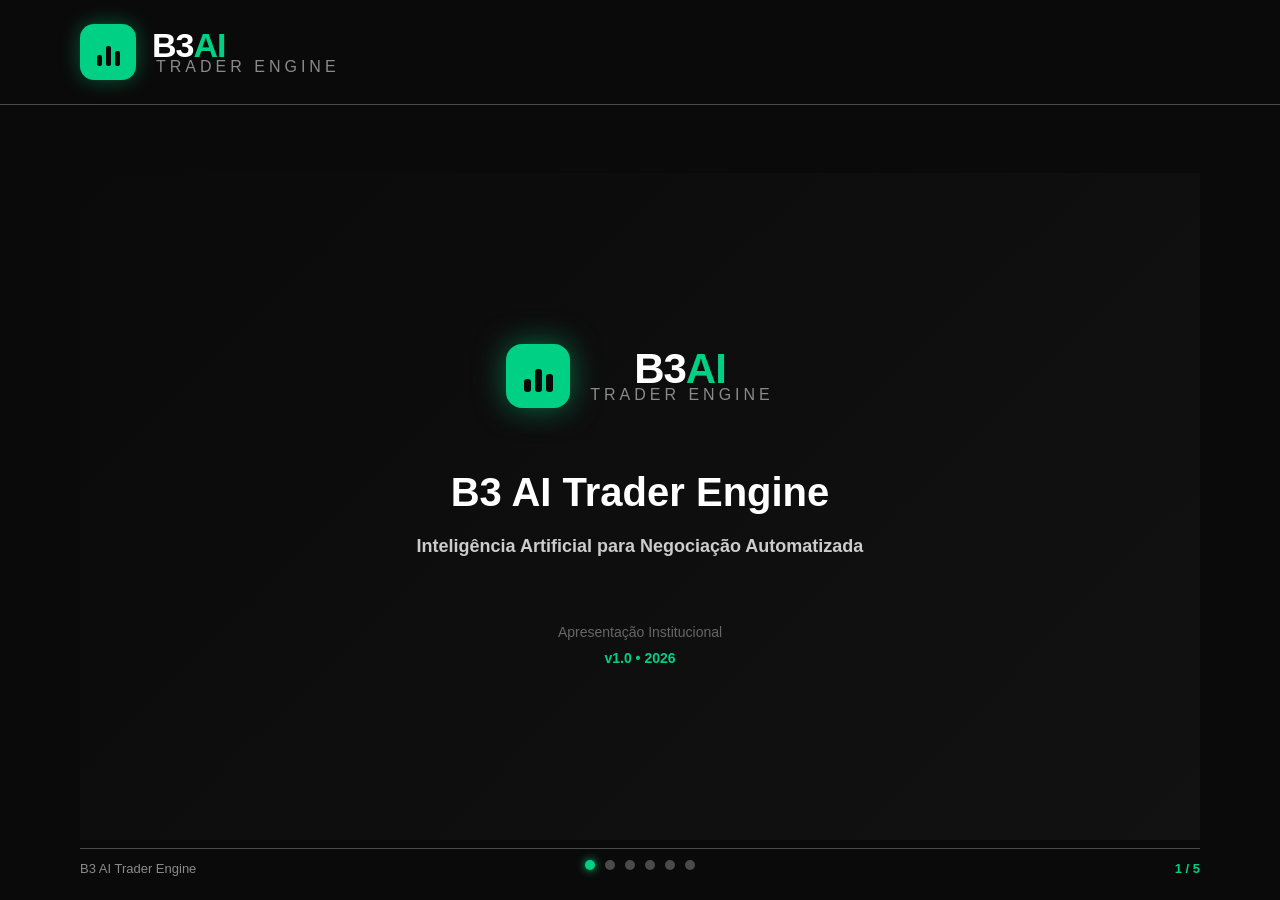
<file: apresentacao.html>
<!DOCTYPE html>
<html lang="pt-BR">
<head>
    <meta charset="UTF-8">
    <meta name="viewport" content="width=device-width, initial-scale=1.0">
    <title>B3 AI Trader Engine - Apresentação</title>
    <style>
        * {
            box-sizing: border-box;
            margin: 0;
            padding: 0;
        }

        :root {
            --bg: #0a0a0a;
            --panel: #121212;
            --green: #00d084;
            --green-dark: #00a86a;
            --white: #ffffff;
            --gray: #8a8a8a;
            --gray-light: #4a4a4a;
            --accent: #667eea;
        }

        body {
            background: var(--bg);
            color: var(--white);
            font-family: 'Segoe UI', Roboto, Helvetica, Arial, sans-serif;
            height: 100vh;
            overflow: hidden;
            display: flex;
            flex-direction: column;
        }

        /* ============ LOGO ============ */
        .logo {
            display: flex;
            align-items: center;
            gap: 16px;
            margin-bottom: 8px;
        }

        .logo-icon {
            width: 56px;
            height: 56px;
            background: var(--green);
            border-radius: 14px;
            display: flex;
            align-items: center;
            justify-content: center;
            box-shadow: 0 0 20px rgba(0, 208, 132, 0.4);
        }

        .logo-bars {
            display: flex;
            gap: 4px;
            height: 28px;
            align-items: flex-end;
        }

        .bar {
            width: 5px;
            background: var(--bg);
            border-radius: 2px;
        }

        .bar-1 { height: 40%; animation: pulse 1.2s ease-in-out infinite; }
        .bar-2 { height: 70%; animation: pulse 1.2s ease-in-out infinite 0.2s; }
        .bar-3 { height: 55%; animation: pulse 1.2s ease-in-out infinite 0.4s; }

        @keyframes pulse {
            0%, 100% { opacity: 1; transform: scaleY(1); }
            50% { opacity: 0.6; transform: scaleY(0.8); }
        }

        .logo-text {
            font-size: 34px;
            font-weight: 800;
            letter-spacing: -1px;
            line-height: 1;
        }

        .logo-text span.b3 {
            color: var(--white);
        }

        .logo-text span.ai {
            color: var(--green);
        }

        .logo-subtitle {
            font-size: 16px;
            letter-spacing: 4px;
            text-transform: uppercase;
            color: var(--gray);
            margin-top: -4px;
            margin-left: 4px;
        }

        /* ============ SLIDES ============ */
        .slides {
            flex: 1;
            position: relative;
            display: flex;
        }

        .slide {
            position: absolute;
            top: 0;
            left: 0;
            width: 100%;
            height: 100%;
            padding: 60px 80px;
            display: none;
            flex-direction: column;
            justify-content: center;
            transition: all 0.5s ease;
            background: var(--bg);
        }

        .slide.active {
            display: flex;
        }

        .slide h1,
        .slide h2,
        .slide h3 {
            font-weight: 700;
            line-height: 1.2;
        }

        .slide h1 { font-size: 48px; margin-bottom: 16px; }
        .slide h2 { font-size: 36px; margin-bottom: 24px; }
        .slide h3 { font-size: 24px; margin-bottom: 16px; }

        .slide p {
            font-size: 18px;
            line-height: 1.6;
            color: #ccc;
            max-width: 700px;
        }

        /* Slide título */
        .slide-titulo {
            justify-content: center;
            align-items: center;
            text-align: center;
            background: linear-gradient(135deg, #0a0a0a 0%, #121212 100%);
        }

        .slide-titulo .logo {
            justify-content: center;
            margin-bottom: 40px;
        }

        .slide-titulo .logo-icon {
            width: 80px;
            height: 80px;
            border-radius: 20px;
        }

        .slide-titulo .logo-bars { height: 42px; }
        .slide-titulo .bar { width: 7px; border-radius: 3px; }

        .slide-titulo .logo-text { font-size: 52px; }
        .slide-titulo .logo-subtitle { font-size: 20px; letter-spacing: 6px; }

        .slide-titulo h1 {
            font-size: 40px;
            color: var(--white);
            margin-bottom: 8px;
        }

        .slide-titulo p.subtitle {
            font-size: 20px;
            color: var(--green);
            font-weight: 600;
            margin-bottom: 40px;
        }

        /* Slide conteúdo com cards */
        .cards {
            display: grid;
            grid-template-columns: repeat(auto-fit, minmax(220px, 1fr));
            gap: 24px;
            margin-top: 30px;
            width: 100%;
        }

        .card {
            background: var(--panel);
            padding: 24px;
            border-radius: 12px;
            border: 1px solid var(--gray-light);
            transition: transform 0.3s, border-color 0.3s;
        }

        .card:hover {
            transform: translateY(-4px);
            border-color: var(--green);
        }

        .card h4 {
            font-size: 18px;
            margin-bottom: 10px;
            color: var(--green);
        }

        .card p {
            font-size: 15px;
            color: #aaa;
            line-height: 1.5;
        }

        /* Lista */
        ul.lista {
            list-style: none;
            margin-top: 20px;
        }

        ul.lista li {
            font-size: 17px;
            margin-bottom: 14px;
            padding-left: 28px;
            position: relative;
            color: #ddd;
        }

        ul.lista li::before {
            content: '';
            position: absolute;
            left: 0;
            top: 6px;
            width: 12px;
            height: 12px;
            background: var(--green);
            border-radius: 50%;
        }

        /* Destaque */
        .destaque {
            font-size: 20px;
            color: var(--green);
            font-weight: 700;
            margin: 20px 0;
            padding-left: 16px;
            border-left: 4px solid var(--green);
        }

        /* Rodapé */
        .footer {
            position: absolute;
            bottom: 24px;
            left: 80px;
            right: 80px;
            display: flex;
            justify-content: space-between;
            align-items: center;
            font-size: 13px;
            color: var(--gray);
            border-top: 1px solid var(--gray-light);
            padding-top: 12px;
        }

        .slide-num {
            font-weight: 600;
            color: var(--green);
        }

        /* Navegação */
        .nav {
            position: fixed;
            bottom: 30px;
            left: 50%;
            transform: translateX(-50%);
            display: flex;
            gap: 10px;
            z-index: 100;
        }

        .nav-btn {
            width: 10px;
            height: 10px;
            border-radius: 50%;
            background: var(--gray-light);
            cursor: pointer;
            transition: background 0.3s;
            border: none;
        }

        .nav-btn.active {
            background: var(--green);
            box-shadow: 0 0 8px var(--green);
        }

        .nav-btn:hover {
            background: var(--green);
        }

        /* ============ SLIDE 1: TÍTULO ============ */
        .slide-titulo {
            justify-content: center;
            align-items: center;
            text-align: center;
            height: 100%;
            padding: 0 80px;
            display: flex;
            flex-direction: column;
        }

        .logo-topo {
            display: flex;
            align-items: center;
            gap: 16px;
            justify-content: center;
            margin-bottom: 60px;
        }

        .logo-topo .logo-icon {
            width: 64px;
            height: 64px;
            border-radius: 16px;
            box-shadow: 0 0 30px rgba(0, 208, 132, 0.5);
        }

        .logo-topo .logo-bars { height: 32px; }
        .logo-topo .bar { width: 7px; border-radius: 3px; }

        .logo-topo .logo-text { font-size: 42px; }
        .logo-topo .logo-subtitle { font-size: 16px; letter-spacing: 4px; margin-top: -4px; }

        .slide-titulo h1 {
            font-size: 40px;
            color: var(--white);
            margin-bottom: 16px;
            font-weight: 800;
        }

        .subtitle-esq {
            font-size: 18px;
            color: var(--green);
            font-weight: 600;
            text-align: center;
            margin-bottom: 60px;
            max-width: 700px;
            align-self: center;
        }

        .rodape-inst {
            font-size: 14px;
            color: #666;
            text-align: center;
            line-height: 1.6;
        }

        .rodape-inst .versao {
            color: var(--green);
            font-weight: 600;
            margin-top: 4px;
            display: block;
        }

        /* ============ SLIDE 5: CONTATO ============ */
        .slide5-content {
            height: 100%;
            display: flex;
            flex-direction: column;
        }

        .logo-top {
            display: flex;
            align-items: center;
            gap: 16px;
            margin-bottom: 60px;
        }

        .logo-top .logo-icon {
            width: 48px;
            height: 48px;
            border-radius: 12px;
        }

        .logo-top .logo-bars { height: 24px; }
        .logo-top .bar { width: 5px; border-radius: 2px; }

        .logo-top .logo-text { font-size: 28px; }
        .logo-top .logo-subtitle { font-size: 14px; letter-spacing: 3px; margin-top: -2px; }

        .texto-contato {
            flex: 1;
            display: flex;
            flex-direction: column;
            justify-content: center;
        }

        .texto-contato h2 {
            font-size: 40px;
            margin-bottom: 16px;
            color: var(--white);
        }

        .texto-contato p {
            font-size: 18px;
            color: #aaa;
            max-width: 600px;
        }

        .contato-cards {
            display: flex;
            gap: 32px;
            margin: 40px 0 60px 0;
        }

        .contato-card {
            display: flex;
            align-items: center;
            gap: 16px;
            background: var(--panel);
            padding: 20px 28px;
            border-radius: 12px;
            border: 1px solid var(--gray-light);
            min-width: 260px;
            transition: transform 0.3s, border-color 0.3s;
        }

        .contato-card:hover {
            transform: translateY(-4px);
            border-color: var(--green);
        }

        .contato-icone {
            font-size: 24px;
            flex-shrink: 0;
        }

        .contato-label {
            font-size: 14px;
            color: var(--gray);
            text-transform: uppercase;
            letter-spacing: 1px;
            display: block;
            margin-bottom: 4px;
        }

        .contato-valor {
            font-size: 17px;
            color: var(--white);
            font-weight: 600;
        }

        .slide5-footer {
            font-size: 13px;
            color: var(--gray);
            margin-top: auto;
            padding-top: 20px;
            border-top: 1px solid var(--gray-light);
        }

        /* ============ SLIDE 5: IDENTIDADE VISUAL ============ */
        .slide-identidade {
            height: 100%;
            display: flex;
            flex-direction: column;
            align-items: center;
            justify-content: center;
            padding: 40px 80px;
            position: relative;
            text-align: center;
        }

        .logo-central {
            display: flex;
            flex-direction: column;
            align-items: center;
            margin-bottom: 40px;
        }

        .logo-central .logo-icon {
            width: 40px;
            height: 40px;
            border-radius: 10px;
            margin-bottom: 8px;
            box-shadow: 0 0 20px rgba(0, 208, 132, 0.4);
        }

        .logo-central .logo-bars { height: 22px; }
        .logo-central .bar { width: 6px; border-radius: 3px; }

        .logo-central .logo-text { font-size: 24px; margin-bottom: 2px; }
        .logo-central .logo-subtitle { font-size: 11px; letter-spacing: 2px; }

        .slide-identidade h2 {
            font-size: 36px;
            margin: 0 0 12px 0;
            color: var(--white);
            font-weight: 800;
        }

        .sub-identidade {
            font-size: 15px;
            color: #aaa;
            text-align: center;
            margin-bottom: 50px;
        }

        .paleta-grid {
            display: grid;
            grid-template-columns: repeat(4, 1fr);
            gap: 24px;
            max-width: 900px;
            width: 100%;
            margin: 0 auto 50px auto;
        }

        .cor-card {
            background: #121212;
            padding: 20px 16px;
            border-radius: 12px;
            border: 1px solid #2a2a2a;
            display: flex;
            flex-direction: column;
            align-items: center;
            text-align: center;
            transition: border-color 0.3s;
        }

        .cor-card:hover {
            border-color: var(--green);
        }

        .cor-amostra {
            width: 56px;
            height: 56px;
            border-radius: 10px;
            margin-bottom: 16px;
            box-shadow: 0 0 15px rgba(0, 0, 0, 0.4);
        }

        .cor-nome {
            font-size: 14px;
            font-weight: 600;
            color: var(--white);
            margin-bottom: 6px;
        }

        .cor-codigo {
            font-size: 12px;
            color: var(--green);
            font-family: 'Courier New', monospace;
        }

        .uso-cores {
            display: flex;
            gap: 24px;
            justify-content: center;
            margin-top: auto;
        }

        .chip-uso {
            display: flex;
            align-items: center;
            gap: 8px;
        }

        .chip-dot {
            width: 10px;
            height: 10px;
            border-radius: 50%;
        }

        .chip-texto {
            font-size: 14px;
            color: #aaa;
            font-weight: 500;
        }

        @media (max-width: 768px) {

        /* Responsivo */
        @media (max-width: 768px) {
            .slide { padding: 40px 24px; }
            .footer { left: 24px; right: 24px; font-size: 11px; }
            .slide h1 { font-size: 32px; }
            .slide h2 { font-size: 26px; }
            .cards { grid-template-columns: 1fr; }
        }
    </style>
</head>
<body>

    <!-- Logo fixa no topo -->
    <div class="logo" style="padding: 24px 80px; border-bottom: 1px solid var(--gray-light); z-index: 50; background: rgba(10,10,10,0.95);">
        <div class="logo-icon">
            <div class="logo-bars">
                <div class="bar bar-1"></div>
                <div class="bar bar-2"></div>
                <div class="bar bar-3"></div>
            </div>
        </div>
        <div>
            <div class="logo-text"><span class="b3">B3</span><span class="ai">AI</span></div>
            <div class="logo-subtitle">TRADER ENGINE</div>
        </div>
    </div>

    <div class="slides">

        <!-- Slide 1: Título -->
        <div class="slide active" id="slide1">
            <div class="slide-titulo">
                <!-- Logo topo centralizada -->
                <div class="logo-topo">
                    <div class="logo-icon">
                        <div class="logo-bars">
                            <div class="bar bar-1"></div>
                            <div class="bar bar-2"></div>
                            <div class="bar bar-3"></div>
                        </div>
                    </div>
                    <div>
                        <div class="logo-text"><span class="b3">B3</span><span class="ai">AI</span></div>
                        <div class="logo-subtitle">TRADER ENGINE</div>
                    </div>
                </div>

                <!-- Título principal -->
                <h1>B3 AI Trader Engine</h1>

                <!-- Subtitle verde à esquerda -->
                <p class="subtitle-esq">Inteligência Artificial para Negociação Automatizada</p>

                <!-- Rodapé institucional -->
                <div class="rodape-inst">
                    <span>Apresentação Institucional</span><br>
                    <span class="versao">v1.0 • 2026</span>
                </div>
            </div>
        </div>

        <!-- Slide 2: O que é -->
        <div class="slide" id="slide2">
            <h2>O que é o B3 AI Trader Engine?</h2>
            <p>
                O <strong>B3 AI Trader Engine</strong> é uma plataforma de inteligência artificial desenvolvida para análise de mercado e execução automatizada de operações na Bolsa de Valores (B3).
            </p>
            <div class="destaque">Análise preditiva + Execução em tempo real</div>
            <ul class="lista">
                <li>Processamento de milhares de ativos simultaneamente</li>
                <li>Sinais de compra e venda gerados por IA</li>
                <li>Execução automática de ordens com gestão de risco</li>
                <li>Dashboard com desempenho em tempo real</li>
            </ul>
        </div>

        <!-- Slide 3: Como funciona -->
        <div class="slide" id="slide3">
            <h2>Como Funciona</h2>
            <div class="cards">
                <div class="card">
                    <h4>1. Coleta</h4>
                    <p>Coleta de dados de mercado, book de ofertas e notícias em tempo real.</p>
                </div>
                <div class="card">
                    <h4>2. Análise IA</h4>
                    <p>Modelos de machine learning identificam padrões e oportunidades.</p>
                </div>
                <div class="card">
                    <h4>3. Sinal</h4>
                    <p>Geração de sinais de operação com nível de confiança.</p>
                </div>
                <div class="card">
                    <h4>4. Execução</h4>
                    <p>Envio automático de ordens para a B3 com gestão de risco.</p>
                </div>
            </div>
        </div>

        <!-- Slide 4: Benefícios -->
        <div class="slide" id="slide4">
            <h2>Principais Benefícios</h2>
            <ul class="lista">
                <li><strong>Velocidade:</strong> Execução em milissegundos</li>
                <li><strong>Precisão:</strong> Redução de erros humanos</li>
                <li><strong>Disponibilidade:</strong> Operação 24h por dia</li>
                <li><strong>Gestão de Risco:</strong> Stop-loss e take-profit automáticos</li>
                <li><strong>Transparência:</strong> Relatórios detalhados de performance</li>
            </ul>
            <div style="margin-top: 40px; font-size: 20px; color: var(--green); font-weight: 700;">
                Mais assertividade nas suas decisões de investimento.
            </div>
        </div>

        <!-- Slide 5: Identidade Visual / Paleta de Cores -->
        <div class="slide" id="slide5">
            <div class="slide-identidade">
                <!-- Logo topo central -->
                <div class="logo-central">
                    <div class="logo-icon" style="width: 40px; height: 40px; border-radius: 10px; margin-bottom: 8px;">
                        <div class="logo-bars" style="height: 20px;">
                            <div class="bar bar-1"></div>
                            <div class="bar bar-2"></div>
                            <div class="bar bar-3"></div>
                        </div>
                    </div>
                    <div style="text-align: center;">
                        <div class="logo-text" style="font-size: 24px;"><span class="b3">B3</span><span class="ai">AI</span></div>
                        <div class="logo-subtitle" style="font-size: 12px; letter-spacing: 2px;">TRADER ENGINE</div>
                    </div>
                </div>

                <h2>Identidade Visual</h2>
                <p class="sub-identidade">Paleta de cores oficiais da marca B3 AI Trader Engine.</p>

                <div class="paleta-grid">
                    <div class="cor-card">
                        <div class="cor-amostra" style="background: #0a0a0a;"></div>
                        <div class="cor-nome">Fundo / Preto</div>
                        <div class="cor-codigo">#0a0a0a</div>
                    </div>
                    <div class="cor-card">
                        <div class="cor-amostra" style="background: #00d084;"></div>
                        <div class="cor-nome">Verde Principal</div>
                        <div class="cor-codigo">#00d084</div>
                    </div>
                    <div class="cor-card">
                        <div class="cor-amostra" style="background: #00a86a;"></div>
                        <div class="cor-nome">Verde Escuro</div>
                        <div class="cor-codigo">#00a86a</div>
                    </div>
                    <div class="cor-card">
                        <div class="cor-amostra" style="background: #ffffff;"></div>
                        <div class="cor-nome">Texto / Branco</div>
                        <div class="cor-codigo">#ffffff</div>
                    </div>
                    <div class="cor-card">
                        <div class="cor-amostra" style="background: #8a8a8a;"></div>
                        <div class="cor-nome">Cinza Claro</div>
                        <div class="cor-codigo">#8a8a8a</div>
                    </div>
                    <div class="cor-card">
                        <div class="cor-amostra" style="background: #4a4a4a;"></div>
                        <div class="cor-nome">Bordas / Cinza Médio</div>
                        <div class="cor-codigo">#4a4a4a</div>
                    </div>
                </div>

                <div class="uso-cores">
                    <div class="chip-uso">
                        <div class="chip-dot" style="background: #00d084;"></div>
                        <div class="chip-texto">Uso do Verde Principal</div>
                    </div>
                    <div class="chip-uso">
                        <div class="chip-dot" style="background: #ffffff;"></div>
                        <div class="chip-texto">Uso do Branco</div>
                    </div>
                    <div class="chip-uso">
                        <div class="chip-dot" style="background: #8a8a8a;"></div>
                        <div class="chip-texto">Uso dos Cinzas</div>
                    </div>
                </div>
            </div>
        </div>

        <!-- Slide 6: Contato (era o 5) -->
        <div class="slide" id="slide6">
            <div class="slide5-content">
                <!-- Texto -->
                <div class="texto-contato">
                    <h2>Fale Conosco</h2>
                    <p>Quer saber mais sobre a plataforma? Entre em contato com nossa equipe.</p>
                </div>

                <!-- Cards de contato -->
                <div class="contato-cards">
                    <div class="contato-card">
                        <div class="contato-icone">✉</div>
                        <div class="contato-label">Email</div>
                        <div class="contato-valor">contato@b3ai.com.br</div>
                    </div>
                    <div class="contato-card">
                        <div class="contato-icone">📞</div>
                        <div class="contato-label">Telefone</div>
                        <div class="contato-valor">+55 11 4000-0000</div>
                    </div>
                    <div class="contato-card">
                        <div class="contato-icone">🌐</div>
                        <div class="contato-label">Site</div>
                        <div class="contato-valor">www.b3ai.com.br</div>
                    </div>
                </div>

                <!-- Rodapé -->
                <div class="slide5-footer">
                    © 2026 B3 AI Trader Engine. Todos os direitos reservados.
                </div>
            </div>
        </div>

    </div>

    <div class="footer">
        <span>B3 AI Trader Engine</span>
        <span class="slide-num" id="slideNum">1 / 5</span>
    </div>

    <div class="nav" id="nav"></div>

    <script>
        const totalSlides = 6;
        let currentSlide = 1;

        function showSlide(n) {
            if (n < 1) n = totalSlides;
            if (n > totalSlides) n = 1;
            currentSlide = n;

            document.querySelectorAll('.slide').forEach((s, i) => {
                s.classList.toggle('active', i + 1 === n);
            });

            document.getElementById('slideNum').textContent = n + ' / ' + totalSlides;

            document.querySelectorAll('.nav-btn').forEach((b, i) => {
                b.classList.toggle('active', i + 1 === n);
            });
        }

        const nav = document.getElementById('nav');
        for (let i = 1; i <= totalSlides; i++) {
            const btn = document.createElement('button');
            btn.className = 'nav-btn' + (i === 1 ? ' active' : '');
            btn.onclick = () => showSlide(i);
            nav.appendChild(btn);
        }

        document.addEventListener('keydown', (e) => {
            if (e.key === 'ArrowRight' || e.key === 'PageDown') showSlide(currentSlide + 1);
            if (e.key === 'ArrowLeft' || e.key === 'PageUp') showSlide(currentSlide - 1);
        });

        // Suporte a toque para mobile
        let touchStartX = 0;
        document.body.addEventListener('touchstart', e => touchStartX = e.changedTouches[0].screenX);
        document.body.addEventListener('touchend', e => {
            const diff = touchStartX - e.changedTouches[0].screenX;
            if (Math.abs(diff) > 50) showSlide(diff > 0 ? currentSlide + 1 : currentSlide - 1);
        });
    </script>
</body>
</html>
</file>
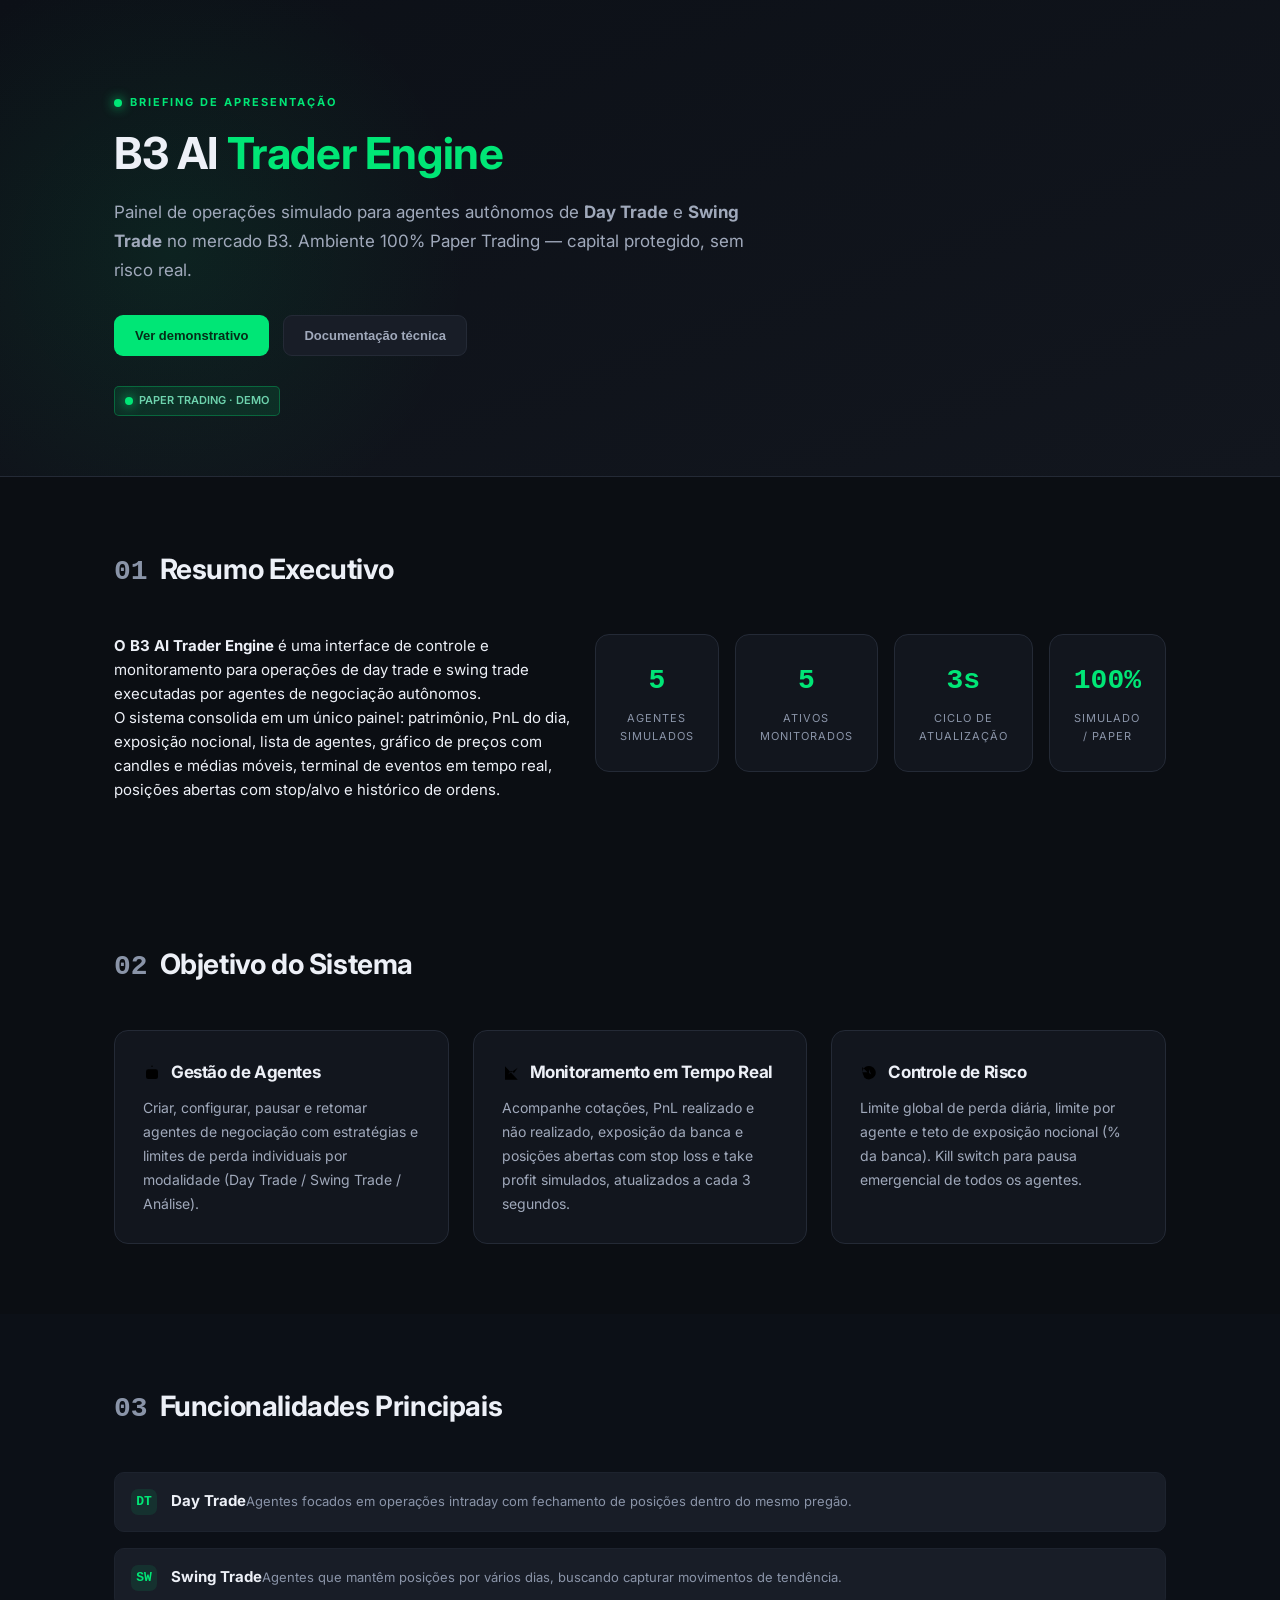
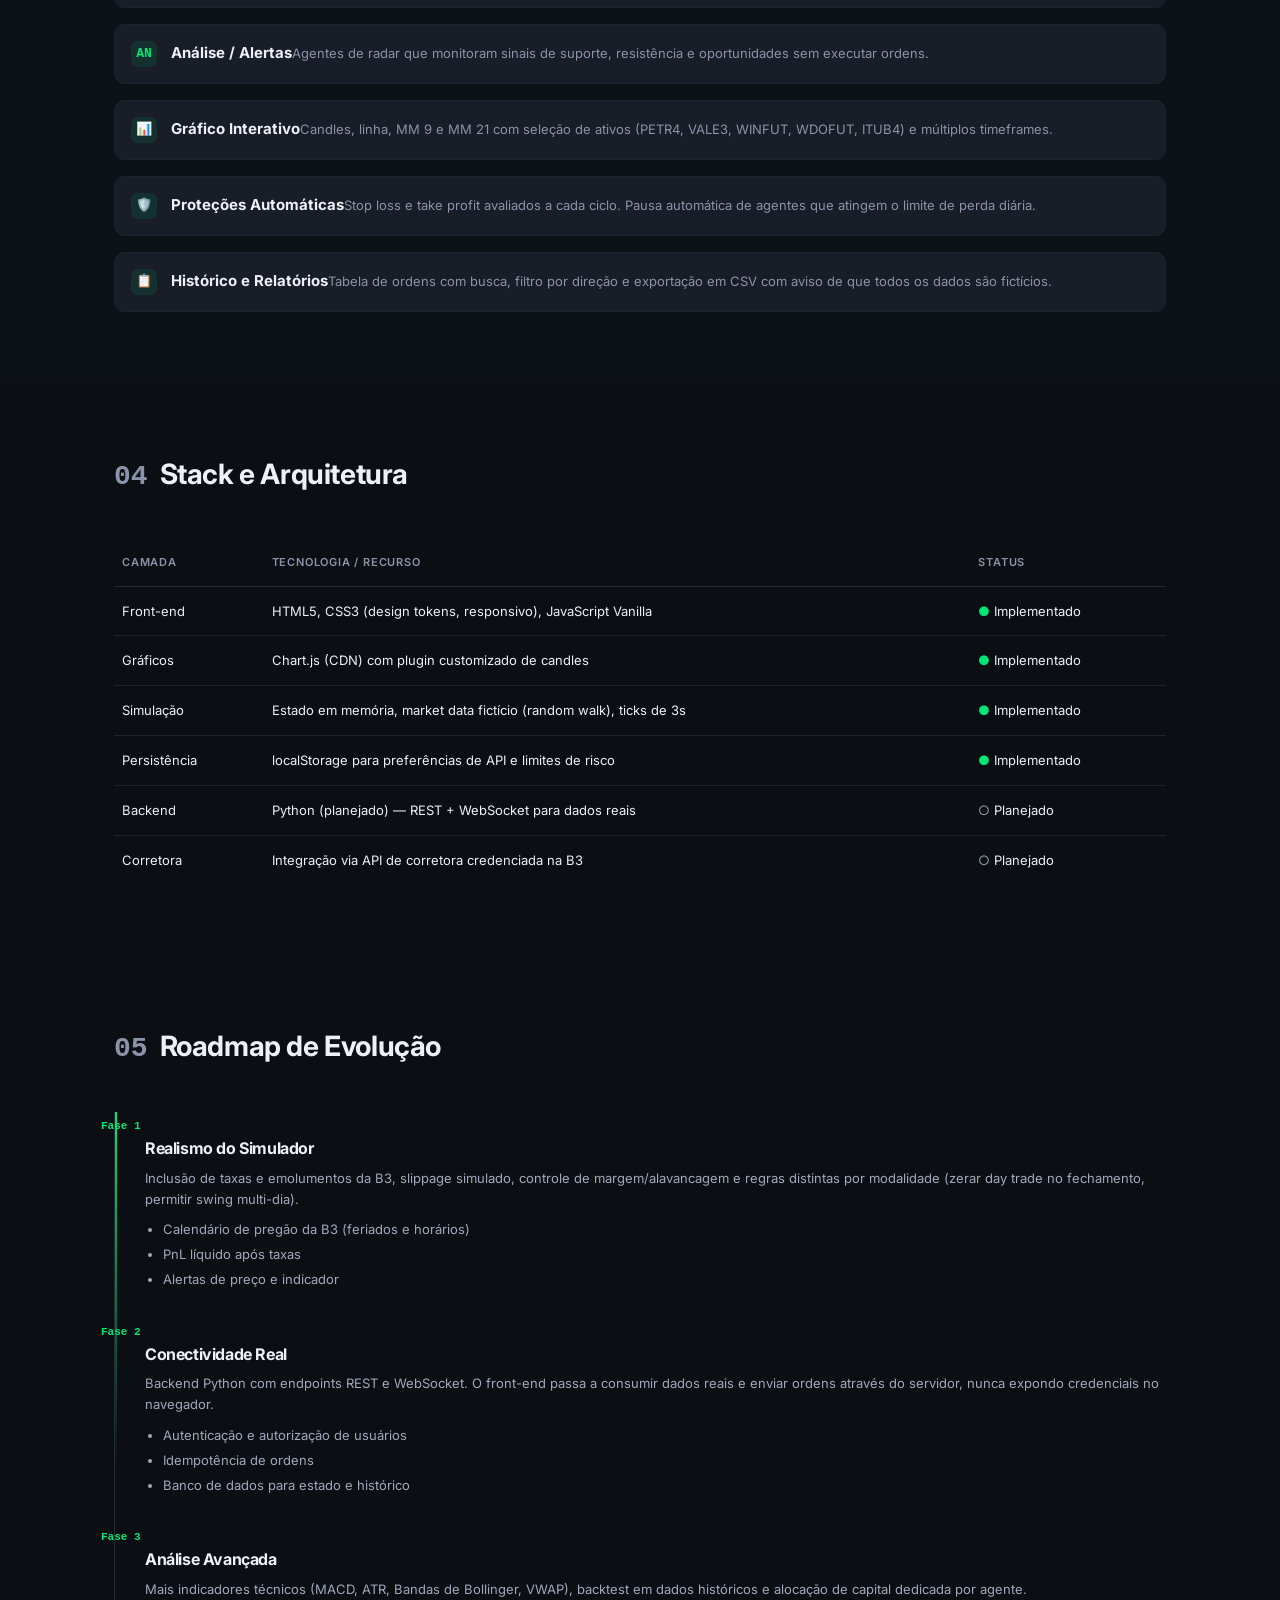
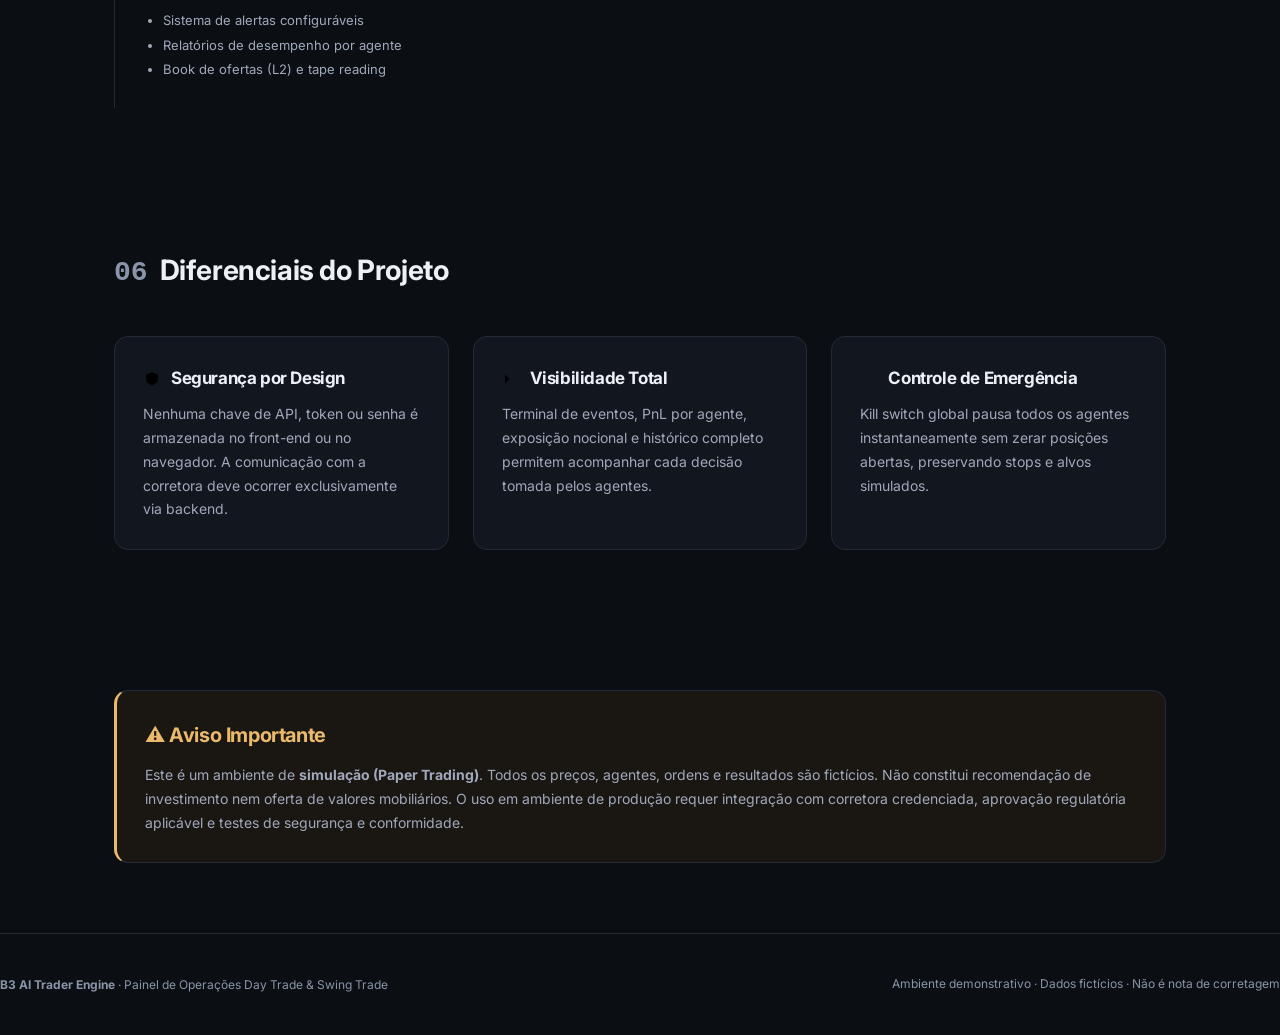
<file: briefing.html>
<!DOCTYPE html>
<html lang="pt-BR">
<head>
  <meta charset="UTF-8">
  <meta name="viewport" content="width=device-width, initial-scale=1.0">
  <title>Briefing — B3 AI Trader Engine</title>
  <link rel="preconnect" href="https://fonts.googleapis.com">
  <link rel="preconnect" href="https://fonts.gstatic.com" crossorigin>
  <link href="https://fonts.googleapis.com/css2?family=Inter:wght@400;500;600;700;800&display=swap" rel="stylesheet">
  <style>
    :root {
      --bg: #0b0e13;
      --surface: #12161e;
      --surface-raised: #181d27;
      --border: #242a36;
      --text: #edf0f7;
      --secondary: #a0a9bb;
      --muted: #8a94a8;
      --green: #00e676;
      --green-soft: rgba(0, 230, 118, .10);
      --red: #ff5252;
      --amber: #eab96b;
      --blue: #6ea8fe;
      --purple: #b393ff;
      --radius: 14px;
      --shadow: 0 20px 60px rgba(0,0,0,.55);
      --mono: "SFMono-Regular", Consolas, "Liberation Mono", monospace;
    }

    * { box-sizing: border-box; }
    html { scroll-behavior: smooth; }
    body {
      margin: 0;
      background: var(--bg);
      color: var(--text);
      font-family: "Inter", -apple-system, BlinkMacSystemFont, "Segoe UI", sans-serif;
      font-size: 15px;
      line-height: 1.6;
      -webkit-font-smoothing: antialiased;
    }

    h1, h2, h3, h4 { margin: 0; font-weight: 700; letter-spacing: -.4px; }
    p { margin: 0; }
    a { color: inherit; text-decoration: none; }
    .mono { font-family: var(--mono); font-variant-numeric: tabular-nums; }
    .positive { color: var(--green); }
    .negative { color: var(--red); }
    .muted { color: var(--muted); }
    .status-dot {
      display: inline-block; width: 8px; height: 8px; border-radius: 50%;
      background: var(--green); box-shadow: 0 0 12px var(--green);
    }
    .section { padding: 70px 0; }
    .container { max-width: 1100px; margin: 0 auto; padding: 0 24px; }
    .grid-3 { display: grid; grid-template-columns: repeat(3, 1fr); gap: 24px; }
    .grid-2 { display: grid; grid-template-columns: repeat(2, 1fr); gap: 24px; }
    .btn {
      display: inline-flex; align-items: center; gap: 8px;
      padding: 12px 20px; border-radius: 9px; border: 1px solid transparent;
      font-size: 13px; font-weight: 600; cursor: pointer; transition: all .2s;
    }
    .btn-primary { background: var(--green); color: #052c18; }
    .btn-primary:hover { background: #35ef96; transform: translateY(-1px); }
    .btn-ghost { border-color: var(--border); color: var(--secondary); background: var(--surface-raised); }
    .btn-ghost:hover { border-color: var(--green); color: var(--green); }

    /* Header / Hero */
    .hero {
      background: linear-gradient(160deg, #0c1017 0%, #12161e 100%);
      border-bottom: 1px solid var(--border);
      padding: 90px 0 60px;
      position: relative;
      overflow: hidden;
    }
    .hero::before {
      content: ""; position: absolute; top: -10%; left: -10%;
      width: 600px; height: 600px; background: radial-gradient(circle, rgba(0,230,118,.08) 0%, transparent 70%);
      z-index: 0; border-radius: 50%;
    }
    .hero .container { position: relative; z-index: 2; }
    .hero-eyebrow {
      display: inline-flex; align-items: center; gap: 8px;
      font-size: 11px; font-weight: 700; letter-spacing: 2px; color: var(--green); margin-bottom: 16px;
    }
    .hero h1 { font-size: 44px; line-height: 1.15; margin-bottom: 20px; }
    .hero h1 strong { color: var(--green); }
    .hero p { color: var(--secondary); font-size: 17px; max-width: 640px; margin-bottom: 30px; line-height: 1.7; }
    .hero-actions { display: flex; gap: 14px; flex-wrap: wrap; }

    /* Badge */
    .badge {
      display: inline-flex; align-items: center; gap: 6px; font-size: 11px; font-weight: 600;
      padding: 5px 10px; border-radius: 5px; border: 1px solid transparent;
    }
    .badge-demo { background: var(--green-soft); color: #6ed2ad; border-color: rgba(0,230,118,.3); }

    /* Section titles */
    .section-head { display: flex; align-items: baseline; gap: 12px; margin-bottom: 40px; flex-wrap: wrap; }
    .section-head .num {
      font-family: var(--mono); font-size: 28px; font-weight: 800; color: var(--muted);
    }
    .section-head h2 { font-size: 28px; color: var(--text); }

    /* Cards */
    .card {
      background: var(--surface); border: 1px solid var(--border); border-radius: var(--radius);
      padding: 28px; transition: transform .2s, border-color .2s, box-shadow .2s;
    }
    .card:hover { border-color: #3a4456; box-shadow: var(--shadow); }
    .card h3 { font-size: 17px; margin-bottom: 10px; display: flex; align-items: center; gap: 10px; }
    .card p { color: var(--secondary); font-size: 14px; line-height: 1.7; }
    .card .icon { width: 18px; height: 18px; color: var(--green); }

    /* Feature list */
    .feature-list { display: grid; gap: 16px; margin-top: 20px; }
    .feature-item {
      display: flex; gap: 14px; align-items: flex-start; padding: 16px;
      background: var(--surface-raised); border: 1px solid var(--border-subtle, #1d232e);
      border-radius: 10px; transition: background .2s;
    }
    .feature-item:hover { background: var(--surface); }
    .feature-item .mark {
      flex-shrink: 0; width: 26px; height: 26px; border-radius: 7px;
      background: var(--green-soft); color: var(--green); display: grid; place-items: center;
      font-family: var(--mono); font-size: 13px; font-weight: 700;
    }
    .feature-item .text strong { color: var(--text); }
    .feature-item .text span { color: var(--muted); font-size: 13px; }

    /* Timeline / Roadmap */
    .timeline { position: relative; padding-left: 30px; border-left: 1px solid var(--border); }
    .timeline::before {
      content: ""; position: absolute; left: 0; top: 0; bottom: 0; width: 2px;
      background: linear-gradient(to bottom, var(--green), transparent 60%);
    }
    .phase {
      position: relative; padding: 24px 0; border-bottom: 1px solid var(--border-subtle);
    }
    .phase:last-child { border-bottom: none; }
    .phase .phase-tag {
      position: absolute; left: -44px; top: 6px; font-family: var(--mono); font-size: 11px;
      font-weight: 700; color: var(--green); white-space: nowrap;
    }
    .phase h4 { font-size: 16px; margin-bottom: 6px; }
    .phase p { color: var(--secondary); font-size: 13px; margin-bottom: 10px; }
    .phase ul { margin: 0; padding-left: 18px; color: var(--secondary); font-size: 13px; }
    .phase li { margin-bottom: 4px; }

    /* Metrics strip */
    .metrics-strip { display: grid; grid-template-columns: repeat(4, 1fr); gap: 16px; margin-bottom: 30px; }
    .metric {
      background: var(--surface); border: 1px solid var(--border); border-radius: 14px;
      padding: 24px; text-align: center;
    }
    .metric .value { font-family: var(--mono); font-size: 28px; font-weight: 700; color: var(--green); margin-bottom: 6px; }
    .metric .label { font-size: 11px; color: var(--muted); text-transform: uppercase; letter-spacing: 1px; }

    /* Compare table */
    table.compare { width: 100%; border-collapse: collapse; font-size: 13px; margin-top: 10px; }
    table.compare th { text-align: left; color: var(--muted); font-size: 11px; text-transform: uppercase; letter-spacing: .8px; padding: 14px 8px; border-bottom: 1px solid var(--border); font-weight: 600; }
    table.compare td { padding: 14px 8px; border-bottom: 1px solid #1d232e; color: var(--text); }
    table.compare tr:last-child td { border-bottom: none; }
    table.compare tr:hover { background: var(--surface-raised); }

    /* Footer */
    .footer {
      border-top: 1px solid var(--border); padding: 40px 0; color: var(--muted); font-size: 12px;
      display: flex; justify-content: space-between; align-items: center; flex-wrap: wrap; gap: 16px;
    }
    .footer .disclaimer { max-width: 600px; line-height: 1.7; }

    /* Responsive */
    @media (max-width: 900px) {
      .grid-3, .grid-2 { grid-template-columns: 1fr; }
      .metrics-strip { grid-template-columns: repeat(2, 1fr); }
      .hero h1 { font-size: 32px; }
      .hero { padding: 60px 0 40px; }
      .section { padding: 40px 0; }
    }
  </style>
</head>
<body>

  <!-- HERO -->
  <section class="hero">
    <div class="container">
      <div class="hero-eyebrow">
        <span class="status-dot"></span>
        <span>BRIEFING DE APRESENTAÇÃO</span>
      </div>
      <h1>B3 AI <strong>Trader Engine</strong></h1>
      <p>Painel de operações simulado para agentes autônomos de <strong>Day Trade</strong> e <strong>Swing Trade</strong> no mercado B3. Ambiente 100% Paper Trading — capital protegido, sem risco real.</p>
      <div class="hero-actions">
        <button class="btn btn-primary">Ver demonstrativo</button>
        <button class="btn btn-ghost">Documentação técnica</button>
      </div>
      <div style="margin-top: 30px;">
        <span class="badge badge-demo">
          <span class="status-dot"></span> PAPER TRADING · DEMO
        </span>
      </div>
    </div>
  </section>

  <!-- RESUMO EXECUTIVO -->
  <section class="section" id="resumo">
    <div class="container">
      <div class="section-head">
        <span class="num">01</span>
        <h2>Resumo Executivo</h2>
      </div>
      <div class="grid-2">
        <div>
          <p><strong>O B3 AI Trader Engine</strong> é uma interface de controle e monitoramento para operações de day trade e swing trade executadas por agentes de negociação autônomos.</p>
          <p>O sistema consolida em um único painel: patrimônio, PnL do dia, exposição nocional, lista de agentes, gráfico de preços com candles e médias móveis, terminal de eventos em tempo real, posições abertas com stop/alvo e histórico de ordens.</p>
        </div>
        <div class="metrics-strip">
          <div class="metric"><div class="value">5</div><div class="label">Agentes simulados</div></div>
          <div class="metric"><div class="value">5</div><div class="label">Ativos monitorados</div></div>
          <div class="metric"><div class="value">3s</div><div class="label">Ciclo de atualização</div></div>
          <div class="metric"><div class="value">100%</div><div class="label">Simulado / Paper</div></div>
        </div>
      </div>
    </div>
  </section>

  <!-- OBJETIVO -->
  <section class="section" id="objetivo">
    <div class="container">
      <div class="section-head">
        <span class="num">02</span>
        <h2>Objetivo do Sistema</h2>
      </div>
      <div class="grid-3">
        <div class="card">
          <h3><svg class="icon" aria-hidden="true"><use href="#i-bot"></use></svg>Gestão de Agentes</h3>
          <p>Criar, configurar, pausar e retomar agentes de negociação com estratégias e limites de perda individuais por modalidade (Day Trade / Swing Trade / Análise).</p>
        </div>
        <div class="card">
          <h3><svg class="icon" aria-hidden="true"><use href="#i-chart"></use></svg>Monitoramento em Tempo Real</h3>
          <p>Acompanhe cotações, PnL realizado e não realizado, exposição da banca e posições abertas com stop loss e take profit simulados, atualizados a cada 3 segundos.</p>
        </div>
        <div class="card">
          <h3><svg class="icon" aria-hidden="true"><use href="#i-history"></use></svg>Controle de Risco</h3>
          <p>Limite global de perda diária, limite por agente e teto de exposição nocional (% da banca). Kill switch para pausa emergencial de todos os agentes.</p>
        </div>
      </div>
    </div>
  </section>

  <!-- FUNCIONALIDADES -->
  <section class="section" id="funcionalidades" style="background: #0c1017;">
    <div class="container">
      <div class="section-head">
        <span class="num">03</span>
        <h2>Funcionalidades Principais</h2>
      </div>
      <div class="feature-list">
        <div class="feature-item">
          <div class="mark">DT</div>
          <div class="text"><strong>Day Trade</strong><span>Agentes focados em operações intraday com fechamento de posições dentro do mesmo pregão.</span></div>
        </div>
        <div class="feature-item">
          <div class="mark">SW</div>
          <div class="text"><strong>Swing Trade</strong><span>Agentes que mantêm posições por vários dias, buscando capturar movimentos de tendência.</span></div>
        </div>
        <div class="feature-item">
          <div class="mark">AN</div>
          <div class="text"><strong>Análise / Alertas</strong><span>Agentes de radar que monitoram sinais de suporte, resistência e oportunidades sem executar ordens.</span></div>
        </div>
        <div class="feature-item">
          <div class="mark">📊</div>
          <div class="text"><strong>Gráfico Interativo</strong><span>Candles, linha, MM 9 e MM 21 com seleção de ativos (PETR4, VALE3, WINFUT, WDOFUT, ITUB4) e múltiplos timeframes.</span></div>
        </div>
        <div class="feature-item">
          <div class="mark">🛡️</div>
          <div class="text"><strong>Proteções Automáticas</strong><span>Stop loss e take profit avaliados a cada ciclo. Pausa automática de agentes que atingem o limite de perda diária.</span></div>
        </div>
        <div class="feature-item">
          <div class="mark">📋</div>
          <div class="text"><strong>Histórico e Relatórios</strong><span>Tabela de ordens com busca, filtro por direção e exportação em CSV com aviso de que todos os dados são fictícios.</span></div>
        </div>
      </div>
    </div>
  </section>

  <!-- TECNOLOGIAS -->
  <section class="section" id="tecnologias">
    <div class="container">
      <div class="section-head">
        <span class="num">04</span>
        <h2>Stack e Arquitetura</h2>
      </div>
      <table class="compare">
        <thead>
          <tr><th>Camada</th><th>Tecnologia / Recurso</th><th>Status</th></tr>
        </thead>
        <tbody>
          <tr><td>Front-end</td><td>HTML5, CSS3 (design tokens, responsivo), JavaScript Vanilla</td><td><span class="positive">●</span> Implementado</td></tr>
          <tr><td>Gráficos</td><td>Chart.js (CDN) com plugin customizado de candles</td><td><span class="positive">●</span> Implementado</td></tr>
          <tr><td>Simulação</td><td>Estado em memória, market data fictício (random walk), ticks de 3s</td><td><span class="positive">●</span> Implementado</td></tr>
          <tr><td>Persistência</td><td>localStorage para preferências de API e limites de risco</td><td><span class="positive">●</span> Implementado</td></tr>
          <tr><td>Backend</td><td>Python (planejado) — REST + WebSocket para dados reais</td><td><span class="muted">○</span> Planejado</td></tr>
          <tr><td>Corretora</td><td>Integração via API de corretora credenciada na B3</td><td><span class="muted">○</span> Planejado</td></tr>
        </tbody>
      </table>
    </div>
  </section>

  <!-- ROADMAP -->
  <section class="section" id="roadmap">
    <div class="container">
      <div class="section-head">
        <span class="num">05</span>
        <h2>Roadmap de Evolução</h2>
      </div>
      <div class="timeline">
        <div class="phase">
          <div class="phase-tag">Fase 1</div>
          <h4>Realismo do Simulador</h4>
          <p>Inclusão de taxas e emolumentos da B3, slippage simulado, controle de margem/alavancagem e regras distintas por modalidade (zerar day trade no fechamento, permitir swing multi-dia).</p>
          <ul>
            <li>Calendário de pregão da B3 (feriados e horários)</li>
            <li>PnL líquido após taxas</li>
            <li>Alertas de preço e indicador</li>
          </ul>
        </div>
        <div class="phase">
          <div class="phase-tag">Fase 2</div>
          <h4>Conectividade Real</h4>
          <p>Backend Python com endpoints REST e WebSocket. O front-end passa a consumir dados reais e enviar ordens através do servidor, nunca expondo credenciais no navegador.</p>
          <ul>
            <li>Autenticação e autorização de usuários</li>
            <li>Idempotência de ordens</li>
            <li>Banco de dados para estado e histórico</li>
          </ul>
        </div>
        <div class="phase">
          <div class="phase-tag">Fase 3</div>
          <h4>Análise Avançada</h4>
          <p>Mais indicadores técnicos (MACD, ATR, Bandas de Bollinger, VWAP), backtest em dados históricos e alocação de capital dedicada por agente.</p>
          <ul>
            <li>Sistema de alertas configuráveis</li>
            <li>Relatórios de desempenho por agente</li>
            <li>Book de ofertas (L2) e tape reading</li>
          </ul>
        </div>
      </div>
    </div>
  </section>

  <!-- DIFERENCIAIS -->
  <section class="section" id="diferenciais">
    <div class="container">
      <div class="section-head">
        <span class="num">06</span>
        <h2>Diferenciais do Projeto</h2>
      </div>
      <div class="grid-3">
        <div class="card">
          <h3><svg class="icon" aria-hidden="true"><use href="#i-shield"></use></svg>Segurança por Design</h3>
          <p>Nenhuma chave de API, token ou senha é armazenada no front-end ou no navegador. A comunicação com a corretora deve ocorrer exclusivamente via backend.</p>
        </div>
        <div class="card">
          <h3><svg class="icon" aria-hidden="true"><use href="#i-terminal"></use></svg>Visibilidade Total</h3>
          <p>Terminal de eventos, PnL por agente, exposição nocional e histórico completo permitem acompanhar cada decisão tomada pelos agentes.</p>
        </div>
        <div class="card">
          <h3><svg class="icon" aria-hidden="true"><use href="#i-pause"></use></svg>Controle de Emergência</h3>
          <p>Kill switch global pausa todos os agentes instantaneamente sem zerar posições abertas, preservando stops e alvos simulados.</p>
        </div>
      </div>
    </div>
  </section>

  <!-- AVISO LEGAL -->
  <section class="section" id="aviso">
    <div class="container">
      <div class="card" style="border-left: 3px solid var(--amber); background: #1a1612;">
        <h2 style="font-size: 20px; margin-bottom: 12px; color: var(--amber);">⚠️ Aviso Importante</h2>
        <p style="color: var(--secondary); font-size: 14px;">
          Este é um ambiente de <strong>simulação (Paper Trading)</strong>. Todos os preços, agentes, ordens e resultados são fictícios. Não constitui recomendação de investimento nem oferta de valores mobiliários. O uso em ambiente de produção requer integração com corretora credenciada, aprovação regulatória aplicável e testes de segurança e conformidade.
        </p>
      </div>
    </div>
  </section>

  <!-- FOOTER -->
  <footer class="footer">
    <div><strong>B3 AI Trader Engine</strong> · Painel de Operações Day Trade &amp; Swing Trade</div>
    <div class="disclaimer">Ambiente demonstrativo · Dados fictícios · Não é nota de corretagem</div>
  </footer>

  <!-- SVG sprites (ícones simples inline) -->
  <svg class="svg-sprite" style="position:absolute;width:0;height:0;overflow:hidden;" xmlns="http://www.w3.org/2000/svg">
    <symbol id="i-bot" viewBox="0 0 24 24"><rect x="4" y="7" width="16" height="13" rx="3"/><path d="M12 3v4M1 12v4m22-4v4M9 16h6M8 11v1m8-1v1"/><circle cx="12" cy="3" r="1"/></symbol>
    <symbol id="i-chart" viewBox="0 0 24 24"><path d="M4 3v18h17M8 14l4-5 4 3 5-7"/></symbol>
    <symbol id="i-history" viewBox="0 0 24 24"><path d="M3 11a9 9 0 1 1 2.7 7M3 4v7h7m2-4v5l3 2"/></symbol>
    <symbol id="i-shield" viewBox="0 0 24 24"><path d="m12 3 8 3v6c0 5-8 9-8 9s-8-4-8-9V6Z"/><path d="m8 12 3 3 5-6"/></symbol>
    <symbol id="i-pause" viewBox="0 0 24 24"><path d="M8 5v14M16 5v14" stroke-width="3"/></symbol>
    <symbol id="i-terminal" viewBox="0 0 24 24"><path d="m4 6 6 6-6 6m10 0h6"/></symbol>
  </svg>

</body>
</html>
</file>
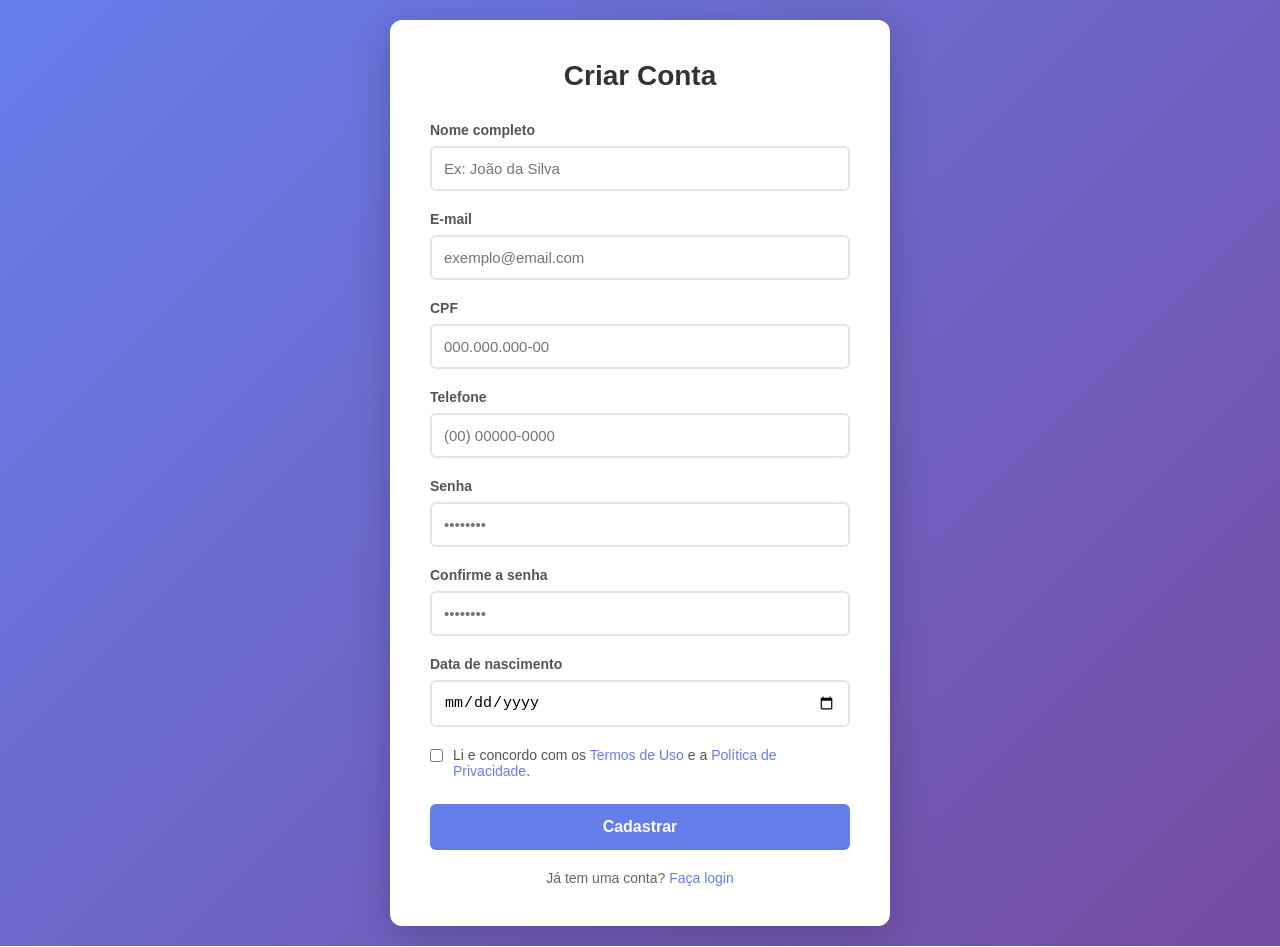
<file: cadastro.html>
<!DOCTYPE html>
<html lang="pt-BR">
<head>
    <meta charset="UTF-8">
    <meta name="viewport" content="width=device-width, initial-scale=1.0">
    <title>Formulário de Cadastro</title>
    <style>
        * {
            box-sizing: border-box;
            margin: 0;
            padding: 0;
        }

        body {
            font-family: 'Segoe UI', Tahoma, Geneva, Verdana, sans-serif;
            background: linear-gradient(135deg, #667eea 0%, #764ba2 100%);
            min-height: 100vh;
            display: flex;
            align-items: center;
            justify-content: center;
            padding: 20px;
        }

        .container {
            background: #ffffff;
            padding: 40px;
            border-radius: 12px;
            box-shadow: 0 10px 40px rgba(0, 0, 0, 0.2);
            width: 100%;
            max-width: 500px;
        }

        h2 {
            color: #333;
            text-align: center;
            margin-bottom: 30px;
            font-size: 28px;
        }

        .form-group {
            margin-bottom: 20px;
        }

        label {
            display: block;
            margin-bottom: 8px;
            color: #555;
            font-weight: 600;
            font-size: 14px;
        }

        input[type="text"],
        input[type="email"],
        input[type="password"],
        input[type="tel"],
        input[type="date"],
        select {
            width: 100%;
            padding: 12px;
            border: 2px solid #e1e5e9;
            border-radius: 6px;
            font-size: 15px;
            transition: border-color 0.3s ease, box-shadow 0.3s ease;
        }

        input:focus,
        select:focus {
            outline: none;
            border-color: #667eea;
            box-shadow: 0 0 0 3px rgba(102, 126, 234, 0.1);
        }

        input.error,
        select.error {
            border-color: #e74c3c;
        }

        .error-msg {
            color: #e74c3c;
            font-size: 12px;
            margin-top: 5px;
            display: none;
        }

        .error-msg.show {
            display: block;
        }

        .checkbox-group {
            display: flex;
            align-items: flex-start;
            margin-bottom: 25px;
        }

        .checkbox-group input {
            width: auto;
            margin-right: 10px;
            margin-top: 2px;
        }

        .checkbox-group label {
            margin-bottom: 0;
            font-weight: normal;
            font-size: 14px;
            cursor: pointer;
        }

        .checkbox-group a {
            color: #667eea;
            text-decoration: none;
        }

        .checkbox-group a:hover {
            text-decoration: underline;
        }

        button[type="submit"] {
            width: 100%;
            padding: 14px;
            background: #667eea;
            color: #ffffff;
            border: none;
            border-radius: 6px;
            font-size: 16px;
            font-weight: 600;
            cursor: pointer;
            transition: background 0.3s ease;
        }

        button[type="submit"]:hover {
            background: #5568d3;
        }

        button[type="submit"]:active {
            transform: scale(0.98);
        }

        button[type="submit"]:disabled {
            background: #95a5a6;
            cursor: not-allowed;
        }

        #mensagem {
            margin-top: 20px;
            padding: 12px;
            border-radius: 6px;
            font-size: 14px;
            display: none;
            text-align: center;
        }

        #mensagem.sucesso {
            background: #d4edda;
            color: #155724;
            border: 1px solid #c3e6cb;
            display: block;
        }

        #mensagem.erro {
            background: #f8d7da;
            color: #721c24;
            border: 1px solid #f5c6cb;
            display: block;
        }

        @media (max-width: 480px) {
            .container {
                padding: 25px 20px;
            }
        }
    </style>
</head>
<body>

    <div class="container">
        <h2>Criar Conta</h2>
        <form id="formCadastro" novalidate>

            <div class="form-group">
                <label for="nome">Nome completo</label>
                <input type="text" id="nome" name="nome" placeholder="Ex: João da Silva" maxlength="100" required>
                <div class="error-msg" id="erro-nome">Preencha seu nome completo.</div>
            </div>

            <div class="form-group">
                <label for="email">E-mail</label>
                <input type="email" id="email" name="email" placeholder="exemplo@email.com" required>
                <div class="error-msg" id="erro-email">Digite um e-mail válido.</div>
            </div>

            <div class="form-group">
                <label for="cpf">CPF</label>
                <input type="text" id="cpf" name="cpf" placeholder="000.000.000-00" maxlength="14" required>
                <div class="error-msg" id="erro-cpf">Digite um CPF válido.</div>
            </div>

            <div class="form-group">
                <label for="telefone">Telefone</label>
                <input type="tel" id="telefone" name="telefone" placeholder="(00) 00000-0000" maxlength="15" required>
                <div class="error-msg" id="erro-telefone">Digite um telefone válido.</div>
            </div>

            <div class="form-group">
                <label for="senha">Senha</label>
                <input type="password" id="senha" name="senha" placeholder="••••••••" minlength="6" required>
                <div class="error-msg" id="erro-senha">A senha deve ter pelo menos 6 caracteres.</div>
            </div>

            <div class="form-group">
                <label for="confirmaSenha">Confirme a senha</label>
                <input type="password" id="confirmaSenha" name="confirmaSenha" placeholder="••••••••" required>
                <div class="error-msg" id="erro-confirmaSenha">As senhas não coincidem.</div>
            </div>

            <div class="form-group">
                <label for="dataNascimento">Data de nascimento</label>
                <input type="date" id="dataNascimento" name="dataNascimento" required>
                <div class="error-msg" id="erro-data">Informe uma data válida.</div>
            </div>

            <div class="checkbox-group">
                <input type="checkbox" id="termos" name="termos" required>
                <label for="termos">
                    Li e concordo com os <a href="#" target="_blank">Termos de Uso</a> e a
                    <a href="#" target="_blank">Política de Privacidade</a>.
                </label>
                <div class="error-msg" id="erro-termos">Você deve aceitar os termos.</div>
            </div>

            <button type="submit">Cadastrar</button>
        </form>

        <div id="mensagem"></div>

        <p style="text-align: center; margin-top: 20px; font-size: 14px; color: #666;">
            Já tem uma conta? <a href="#" style="color: #667eea; text-decoration: none;">Faça login</a>
        </p>
    </div>

    <script>
        const form = document.getElementById('formCadastro');
        const mensagem = document.getElementById('mensagem');

        // Máscara para CPF
        const cpfInput = document.getElementById('cpf');
        cpfInput.addEventListener('input', function (e) {
            let valor = e.target.value.replace(/\D/g, '');
            if (valor.length > 11) valor = valor.slice(0, 11);
            valor = valor
                .replace(/(\d{3})(\d)/, '$1.$2')
                .replace(/(\d{3})(\d)/, '$1.$2')
                .replace(/(\d{3})(\d{1,2})$/, '$1-$2');
            e.target.value = valor;
        });

        // Máscara para telefone
        const telefoneInput = document.getElementById('telefone');
        telefoneInput.addEventListener('input', function (e) {
            let valor = e.target.value.replace(/\D/g, '');
            if (valor.length > 11) valor = valor.slice(0, 11);
            if (valor.length <= 10) {
                valor = valor
                    .replace(/(\d{2})(\d)/, '($1) $2')
                    .replace(/(\d{4})(\d{1,4})$/, '$1-$2');
            } else {
                valor = valor
                    .replace(/(\d{2})(\d)/, '($1) $2')
                    .replace(/(\d{5})(\d{1,4})$/, '$1-$2');
            }
            e.target.value = valor;
        });

        // Validação de CPF
        function validarCPF(cpf) {
            cpf = cpf.replace(/[.\/-]/g, '');
            if (cpf.length !== 11 || /^(\d)\1{10}$/.test(cpf)) return false;

            let soma = 0;
            let resto;

            for (let i = 1; i <= 9; i++) {
                soma += parseInt(cpf.substring(i - 1, i)) * (11 - i);
            }
            resto = (soma * 10) % 11;
            if (resto === 10 || resto === 11) resto = 0;
            if (resto !== parseInt(cpf.substring(9, 10))) return false;

            soma = 0;
            for (let i = 1; i <= 10; i++) {
                soma += parseInt(cpf.substring(i - 1, i)) * (12 - i);
            }
            resto = (soma * 10) % 11;
            if (resto === 10 || resto === 11) resto = 0;
            if (resto !== parseInt(cpf.substring(10, 11))) return false;

            return true;
        }

        // Validação de maioridade (18 anos)
        function validarIdade(dataNascimento) {
            const hoje = new Date();
            const nascimento = new Date(dataNascimento);
            let idade = hoje.getFullYear() - nascimento.getFullYear();
            const mes = hoje.getMonth() - nascimento.getMonth();
            if (mes < 0 || (mes === 0 && hoje.getDate() < nascimento.getDate())) {
                idade--;
            }
            return idade >= 18;
        }

        function mostrarErro(campoId, mostrar) {
            const campo = document.getElementById(campoId);
            const erro = document.getElementById('erro-' + campoId);
            const input = document.getElementById(campoId);

            if (mostrar) {
                campo.classList.add('error');
                erro.classList.add('show');
            } else {
                campo.classList.remove('error');
                erro.classList.remove('show');
            }
        }

        function limparErros() {
            const erros = document.querySelectorAll('.error-msg');
            const inputs = document.querySelectorAll('.error');
            erros.forEach(e => e.classList.remove('show'));
            inputs.forEach(i => i.classList.remove('error'));
            mensagem.style.display = 'none';
        }

        form.addEventListener('submit', function (e) {
            e.preventDefault();
            limparErros();

            const nome = document.getElementById('nome').value.trim();
            const email = document.getElementById('email').value.trim();
            const cpf = document.getElementById('cpf').value;
            const telefone = document.getElementById('telefone').value;
            const senha = document.getElementById('senha').value;
            const confirmaSenha = document.getElementById('confirmaSenha').value;
            const dataNascimento = document.getElementById('dataNascimento').value;
            const termos = document.getElementById('termos').checked;

            let valido = true;

            // Nome
            if (nome.length < 3) {
                mostrarErro('nome', true);
                valido = false;
            }

            // E-mail
            const emailRegex = /^[^\s@]+@[^\s@]+\.[^\s@]+$/;
            if (!emailRegex.test(email)) {
                mostrarErro('email', true);
                valido = false;
            }

            // CPF
            if (!validarCPF(cpf)) {
                mostrarErro('cpf', true);
                valido = false;
            }

            // Telefone (apenas dígitos, mínimo 10)
            const telDigitos = telefone.replace(/\D/g, '');
            if (telDigitos.length < 10) {
                mostrarErro('telefone', true);
                valido = false;
            }

            // Senha
            if (senha.length < 6) {
                mostrarErro('senha', true);
                valido = false;
            }

            // Confirma senha
            if (senha !== confirmaSenha) {
                mostrarErro('confirmaSenha', true);
                valido = false;
            }

            // Data de nascimento e maioridade
            if (!dataNascimento || !validarIdade(dataNascimento)) {
                mostrarErro('dataNascimento', true);
                valido = false;
            }

            // Termos
            if (!termos) {
                mostrarErro('termos', true);
                valido = false;
            }

            if (!valido) return;

            // Simulação de envio
            const btn = form.querySelector('button[type="submit"]');
            const textoOriginal = btn.textContent;
            btn.textContent = 'Cadastrando...';
            btn.disabled = true;

            setTimeout(() => {
                btn.textContent = textoOriginal;
                btn.disabled = false;
                form.reset();
                mensagem.className = 'sucesso';
                mensagem.textContent = 'Cadastro realizado com sucesso! Bem-vindo(a), ' + nome + '.';
                mensagem.style.display = 'block';
            }, 1500);
        });
    </script>
</body>
</html>
</file>
